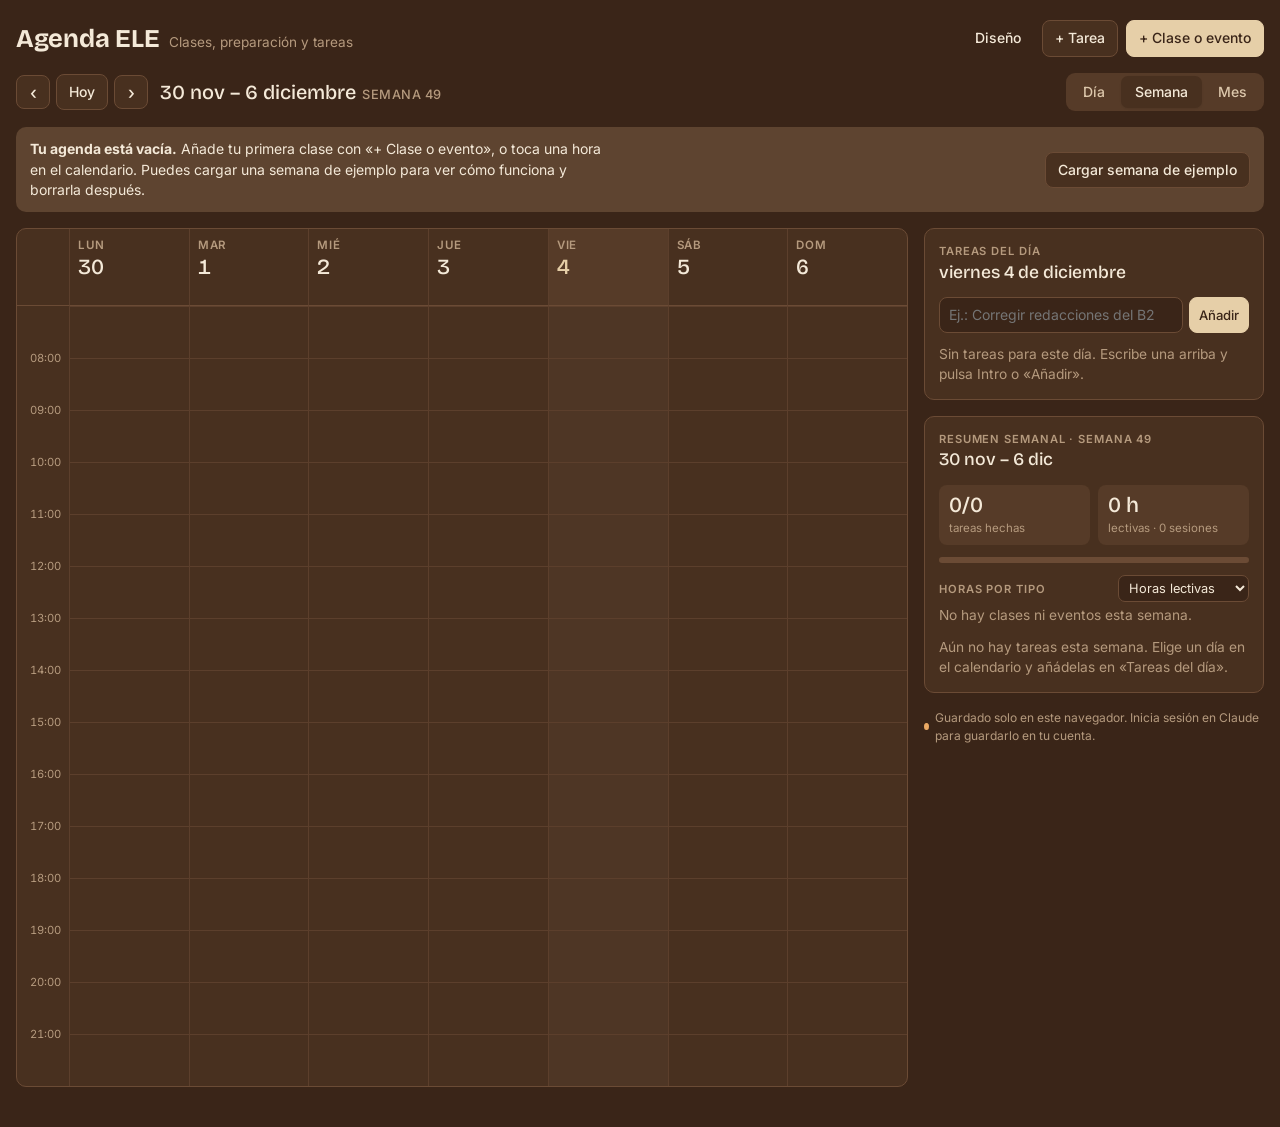
<file: Agenda ELE.html>
<!doctype html><html><head><meta charset=utf8><meta name=viewport content="width=device-width,initial-scale=1,viewport-fit=cover"><style>:root{color-scheme:light;box-sizing:border-box;padding-top:env(safe-area-inset-top,0px);padding-bottom:env(safe-area-inset-bottom,0px)}html{scroll-padding-top:env(safe-area-inset-top,0px)}body{margin:0;padding:0;font:14px -apple-system,BlinkMacSystemFont,sans-serif;background:#fff;color:#000}img{max-width:100%}[hidden]:not([hidden=until-found i]){display:none!important}</style></head><body>
<title>Agenda ELE</title>
<meta name="claude:viewport-fit-sides" content="cover">
<link rel="preconnect" href="https://fonts.googleapis.com">
<link rel="stylesheet" href="https://fonts.googleapis.com/css2?family=Bricolage+Grotesque:opsz,wght@12..96,500;12..96,700&family=Inter:wght@400;500;600&display=swap">
<style>
/* Layout: calendar canvas on the left, a narrow "cuaderno" sidebar (day tasks + weekly summary) on the right; stacks on phones. */
:root{
  --bg:#f4f6fb; --surface:#ffffff; --surface-2:#eef1f8; --line:#dde2ee; --line-2:#e9ecf4;
  --ink:#1b2140; --ink-2:#4d5577; --ink-3:#7f87a6;
  --accent:#2b47c9; --accent-ink:#ffffff; --accent-soft:#e3e8fb;
  --ok:#2f8a5b; --warn:#b8641a; --danger:#c23b48;
  --t-clase:#2b47c9; --t-particular:#0f8a83; --t-prep:#b87910; --t-reunion:#8a3fb0; --t-examen:#c23b48; --t-otro:#5d6585;
  --font-display:"Bricolage Grotesque", "Segoe UI", system-ui, sans-serif;
  --font-body:"Inter", system-ui, -apple-system, "Segoe UI", Roboto, sans-serif;
  --radius:10px; --hour:52px;
}
@media (prefers-color-scheme: dark){:root:not([data-theme="light"]){
  --bg:#11142a; --surface:#181c36; --surface-2:#20253f; --line:#2c3252; --line-2:#252a47;
  --ink:#e8ebfa; --ink-2:#b1b7d6; --ink-3:#7f87a8;
  --accent:#8ea0ff; --accent-ink:#11142a; --accent-soft:#272f5e;
  --ok:#5fc28d; --warn:#e3a05a; --danger:#f07882;
  --t-clase:#8ea0ff; --t-particular:#45c7bd; --t-prep:#e2b04b; --t-reunion:#c58bea; --t-examen:#f07882; --t-otro:#a2a9c8;
  color-scheme:dark}}
:root[data-theme="dark"]{
  --bg:#11142a; --surface:#181c36; --surface-2:#20253f; --line:#2c3252; --line-2:#252a47;
  --ink:#e8ebfa; --ink-2:#b1b7d6; --ink-3:#7f87a8;
  --accent:#8ea0ff; --accent-ink:#11142a; --accent-soft:#272f5e;
  --ok:#5fc28d; --warn:#e3a05a; --danger:#f07882;
  --t-clase:#8ea0ff; --t-particular:#45c7bd; --t-prep:#e2b04b; --t-reunion:#c58bea; --t-examen:#f07882; --t-otro:#a2a9c8;
  color-scheme:dark}

/* Paletas elegidas por la usuaria: se aplican siempre, con independencia del modo claro/oscuro del sistema */
html:root[data-palette="beige"]{
  --bg:#3a2518; --surface:#48301f; --surface-2:#563b28; --line:#6b4b35; --line-2:#5c3f2c;
  --ink:#f4e9d8; --ink-2:#dcc7ab; --ink-3:#b59a7e;
  --accent:#e6cfa8; --accent-ink:#3a2518; --accent-soft:#5e4430;
  --ok:#a3cf84; --warn:#eaa964; --danger:#f19189; color-scheme:dark}
html:root[data-palette="celeste"]{
  --bg:#d6eaf6; --surface:#f5fafd; --surface-2:#e2eff8; --line:#b6d4e7; --line-2:#cbe1ef;
  --ink:#38141f; --ink-2:#673845; --ink-3:#8c6973;
  --accent:#7a1e33; --accent-ink:#ffffff; --accent-soft:#f1dbe1;
  --ok:#2d7752; --warn:#ad631b; --danger:#b5263b; color-scheme:light}
html:root[data-palette="blanco"]{
  --bg:#ffffff; --surface:#ffffff; --surface-2:#f2f2f2; --line:#d6d6d6; --line-2:#e8e8e8;
  --ink:#000000; --ink-2:#333333; --ink-3:#6e6e6e;
  --accent:#111111; --accent-ink:#ffffff; --accent-soft:#ececec;
  --ok:#2e7d4f; --warn:#a85d14; --danger:#c0303b; color-scheme:light}
.palopts{display:flex;flex-direction:column;gap:8px}
.palopt{display:grid;grid-template-columns:auto minmax(0,1fr) auto;gap:12px;align-items:center;text-align:left;border:1px solid var(--line);background:var(--surface);border-radius:10px;padding:10px 12px}
.palopt:hover{background:var(--surface-2)}
.palopt[aria-checked="true"]{border-color:var(--accent);box-shadow:inset 0 0 0 1px var(--accent)}
.palsw{width:40px;height:40px;border-radius:10px;background:linear-gradient(135deg, var(--a) 50%, var(--b) 50%);box-shadow:inset 0 0 0 1px rgb(0 0 0 / .15)}
.paltx{display:flex;flex-direction:column;gap:2px;min-width:0}
.paltx span{font-size:.8rem;color:var(--ink-3)}
.palck{font-weight:700;color:var(--accent);width:16px}
*{box-sizing:border-box}
[hidden]{display:none!important}
body{background:var(--bg);color:var(--ink);font-family:var(--font-body);font-size:14px;line-height:1.45;
  padding-left:max(16px, env(safe-area-inset-left, 0px));padding-right:max(16px, env(safe-area-inset-right, 0px));padding-block:20px 40px}
button,input,select,textarea{font:inherit;color:inherit}
button{cursor:pointer}
:focus-visible{outline:2px solid var(--accent);outline-offset:2px}
.wrap{max-width:1320px;margin:0 auto;display:flex;flex-direction:column;gap:16px}

/* Header */
.top{display:flex;flex-wrap:wrap;align-items:center;gap:12px 20px;justify-content:space-between}
.brand{display:flex;align-items:baseline;gap:10px;flex-wrap:wrap}
.brand h1{font-family:var(--font-display);font-weight:700;font-size:1.6rem;margin:0;letter-spacing:-.01em}
.brand .sub{color:var(--ink-3);font-size:.85rem}
.actions{display:flex;gap:8px;flex-wrap:wrap}
.btn{border:1px solid var(--line);background:var(--surface);border-radius:8px;padding:7px 12px;font-weight:500;display:inline-flex;align-items:center;gap:6px;white-space:nowrap}
.btn:hover{background:var(--surface-2)}
.btn.primary{background:var(--accent);border-color:var(--accent);color:var(--accent-ink)}
.btn.primary:hover{filter:brightness(1.08)}
.btn.ghost{border-color:transparent;background:transparent}
.btn.ghost:hover{background:var(--surface-2)}
.btn.danger{color:var(--danger)}
.btn.sm{padding:4px 9px;font-size:.82rem}

.toolbar{display:flex;flex-wrap:wrap;align-items:center;gap:10px 16px;justify-content:space-between}
.nav{display:flex;align-items:center;gap:6px}
.nav .icon{width:34px;height:34px;justify-content:center;padding:0;font-size:1.1rem}
.period{font-family:var(--font-display);font-size:1.25rem;font-weight:500;margin:0 0 0 6px;text-wrap:balance}
.period small{font-family:var(--font-body);font-size:.8rem;color:var(--ink-3);font-weight:500;margin-left:6px;letter-spacing:.04em;text-transform:uppercase}
.seg{display:inline-flex;background:var(--surface-2);border-radius:9px;padding:3px;gap:2px}
.seg button{border:0;background:transparent;padding:6px 14px;border-radius:7px;font-weight:500;color:var(--ink-2)}
.seg button[aria-pressed="true"]{background:var(--surface);color:var(--ink);box-shadow:0 1px 2px rgb(0 0 0 / .08)}

.layout{display:grid;grid-template-columns:minmax(0,1fr) 340px;gap:16px;align-items:start}
@media (max-width:980px){.layout{grid-template-columns:minmax(0,1fr)}}

.panel{background:var(--surface);border:1px solid var(--line);border-radius:var(--radius)}
.notice{display:flex;flex-wrap:wrap;gap:10px 16px;align-items:center;justify-content:space-between;padding:12px 14px;background:var(--accent-soft);border-radius:var(--radius);color:var(--ink)}
.notice p{margin:0;max-width:65ch}

/* Time grid (day & week) */
.grid-scroll{overflow-x:auto;border-radius:var(--radius)}
.tgrid{display:grid;grid-template-columns:52px repeat(var(--cols), minmax(var(--colmin), 1fr));min-width:calc(52px + var(--cols) * var(--colmin))}
.tg-corner{border-bottom:1px solid var(--line)}
.tg-head{border-bottom:1px solid var(--line);border-left:1px solid var(--line-2);padding:8px 8px 7px;text-align:left;background:transparent;border-top:0;border-right:0;display:flex;flex-direction:column;gap:2px;min-width:0}
.tg-head:hover{background:var(--surface-2)}
.tg-head .dname{font-size:.72rem;text-transform:uppercase;letter-spacing:.07em;color:var(--ink-3);font-weight:600}
.tg-head .dnum{font-family:var(--font-display);font-size:1.35rem;font-weight:500;line-height:1.1;font-variant-numeric:tabular-nums}
.tg-head.today .dnum{color:var(--accent)}
.tg-head.sel{background:var(--surface-2)}
.tg-head .tcount{font-size:.72rem;color:var(--ink-3)}
.tg-head .tcount b{color:var(--ink-2);font-weight:600}
.tg-hours{position:relative}
.tg-hours span{position:absolute;right:8px;transform:translateY(-50%);font-size:.7rem;color:var(--ink-3);font-variant-numeric:tabular-nums}
.tg-col{position:relative;border-left:1px solid var(--line-2);cursor:copy;
  background-image:linear-gradient(to bottom, var(--line-2) 1px, transparent 1px);background-size:100% var(--hour)}
.tg-col.today{background-color:color-mix(in srgb, var(--accent) 4%, transparent)}
.now{position:absolute;left:0;right:0;height:2px;background:var(--danger);z-index:3;pointer-events:none}
.now::before{content:"";position:absolute;left:-4px;top:-3px;width:8px;height:8px;border-radius:50%;background:var(--danger)}
.ev{position:absolute;z-index:2;border:0;text-align:left;border-radius:7px;padding:4px 7px;overflow:hidden;cursor:pointer;
  background:color-mix(in srgb, var(--c) 15%, var(--surface));color:var(--ink);display:flex;flex-direction:column;gap:1px;
  box-shadow:inset 0 0 0 1px color-mix(in srgb, var(--c) 30%, transparent)}
.ev:hover{background:color-mix(in srgb, var(--c) 24%, var(--surface))}
.ev .t{font-weight:600;font-size:.8rem;line-height:1.2;overflow-wrap:anywhere}
.ev .m{font-size:.72rem;color:var(--ink-2);font-variant-numeric:tabular-nums;display:flex;gap:6px;align-items:center;flex-wrap:wrap}
.lvl{display:inline-block;font-size:.66rem;font-weight:700;letter-spacing:.04em;padding:0 5px;border-radius:4px;background:color-mix(in srgb, var(--c, var(--accent)) 22%, transparent);color:var(--ink)}
.exb{font-size:.62rem;text-transform:uppercase;letter-spacing:.06em;color:var(--ink-3);font-weight:600}

/* Month */
.mgrid{display:grid;grid-template-columns:repeat(7, minmax(0,1fr))}
.mhead{padding:8px;font-size:.72rem;text-transform:uppercase;letter-spacing:.07em;color:var(--ink-3);font-weight:600;border-bottom:1px solid var(--line)}
.mcell{min-height:112px;border-right:1px solid var(--line-2);border-bottom:1px solid var(--line-2);padding:6px;display:flex;flex-direction:column;gap:3px;text-align:left;background:transparent;border-top:0;border-left:0;min-width:0;cursor:pointer}
.mcell:nth-child(7n+7){border-right:0}
.mcell:hover{background:var(--surface-2)}
.mcell.out{color:var(--ink-3)}
.mcell.out .mnum{opacity:.55}
.mcell.sel{background:var(--accent-soft)}
.mtop{display:flex;justify-content:space-between;align-items:center;gap:4px}
.mnum{font-weight:600;font-variant-numeric:tabular-nums;width:26px;height:26px;display:grid;place-items:center;border-radius:50%}
.mcell.today .mnum{background:var(--accent);color:var(--accent-ink)}
.mtodo{font-size:.7rem;color:var(--ink-3);font-variant-numeric:tabular-nums}
.mtodo.all{color:var(--ok)}
.mev{font-size:.74rem;line-height:1.25;padding:2px 5px;border-radius:5px;background:color-mix(in srgb, var(--c) 14%, transparent);white-space:nowrap;overflow:hidden;text-overflow:ellipsis;color:var(--ink)}
.mev b{font-weight:600;font-variant-numeric:tabular-nums}
.mmore{font-size:.72rem;color:var(--ink-3)}
.mdots{display:none;gap:3px;flex-wrap:wrap}
.mdots i{width:7px;height:7px;border-radius:50%;background:var(--c)}
@media (max-width:640px){
  .mcell{min-height:64px;padding:4px}
  .mev,.mmore{display:none}
  .mdots{display:flex}
  .mtodo{font-size:.64rem}
}

/* Sidebar */
.side{display:flex;flex-direction:column;gap:16px;min-width:0}
.side .panel{padding:14px;display:flex;flex-direction:column;gap:12px}
.sh{display:flex;justify-content:space-between;align-items:baseline;gap:8px;flex-wrap:wrap}
.sh h2{font-family:var(--font-display);font-weight:500;font-size:1.1rem;margin:0;text-wrap:balance}
.eyebrow{font-size:.7rem;text-transform:uppercase;letter-spacing:.08em;color:var(--ink-3);font-weight:600}
.addtodo{display:grid;grid-template-columns:minmax(0,1fr) auto;gap:6px}
.addtodo input,.addtodo select{border:1px solid var(--line);background:var(--bg);border-radius:8px;padding:7px 9px;min-width:0}
.addtodo .row2{grid-column:1 / -1;display:flex;gap:6px}
.addtodo .row2 select{flex:1}
.tlist{list-style:none;margin:0;padding:0;display:flex;flex-direction:column;gap:2px}
.titem{display:grid;grid-template-columns:auto minmax(0,1fr) auto;gap:8px;align-items:start;padding:6px 4px;border-radius:7px}
.titem:hover{background:var(--surface-2)}
.titem{transition:background-color .2s}
.titem input[type=checkbox]{appearance:none;-webkit-appearance:none;width:20px;height:20px;margin:0;flex:none;border:2px solid var(--ink-3);border-radius:5px;background:var(--surface);cursor:pointer;position:relative;display:grid;place-items:center;transition:background-color .15s,border-color .15s}
.titem input[type=checkbox]:hover{border-color:var(--ok)}
.titem input[type=checkbox]::before{content:"";width:5px;height:10px;border:solid var(--surface);border-width:0 2.5px 2.5px 0;transform:translateY(-1px) rotate(45deg) scale(0);transition:transform .15s}
.titem input[type=checkbox]:checked{background:var(--ok);border-color:var(--ok);animation:pop .22s ease-out}
.titem input[type=checkbox]:checked::before{transform:translateY(-1px) rotate(45deg) scale(1)}
@keyframes pop{50%{transform:scale(1.18)}}
.titem.done{background:color-mix(in srgb, var(--ok) 11%, transparent)}
.titem.done:hover{background:color-mix(in srgb, var(--ok) 17%, transparent)}
.titem.done .cat{color:var(--ok)}
.titem .txt{border:0;background:transparent;text-align:left;padding:0;overflow-wrap:anywhere;display:flex;flex-direction:column;gap:1px}
.titem.done .txt .x{text-decoration:line-through;text-decoration-color:color-mix(in srgb, var(--ok) 70%, transparent);color:var(--ink-3)}
.titem .cat{font-size:.7rem;color:var(--ink-3)}
.titem .ops{display:flex;gap:2px;opacity:.55}
.titem:hover .ops,.titem:focus-within .ops{opacity:1}
.iconbtn{border:0;background:transparent;width:26px;height:26px;border-radius:6px;color:var(--ink-2);display:grid;place-items:center;font-size:.9rem}
.iconbtn:hover{background:var(--line)}
.empty{color:var(--ink-3);font-size:.86rem;margin:0}

.stats{display:grid;grid-template-columns:1fr 1fr;gap:8px}
.stat{background:var(--surface-2);border-radius:8px;padding:9px 10px;display:flex;flex-direction:column;gap:2px}
.stat .v{font-family:var(--font-display);font-size:1.35rem;font-weight:500;font-variant-numeric:tabular-nums;line-height:1.1}
.stat .l{font-size:.72rem;color:var(--ink-3)}
.bar{height:6px;border-radius:4px;background:var(--line);overflow:hidden}
.bar i{display:block;height:100%;background:var(--ok);border-radius:4px;transition:width .3s}
.wk-day{display:flex;flex-direction:column;gap:2px;border-top:1px solid var(--line-2);padding-top:8px}
.wk-day:first-of-type{border-top:0;padding-top:0}
.wk-dh{display:flex;justify-content:space-between;align-items:center;gap:8px}
.wk-dh button{border:0;background:transparent;padding:0;font-weight:600;font-size:.84rem;text-align:left}
.wk-dh button:hover{color:var(--accent)}
.wk-dh .c{font-size:.74rem;color:var(--ink-3);font-variant-numeric:tabular-nums}
.wk-dh.today button{color:var(--accent)}
.overdue{background:color-mix(in srgb, var(--warn) 12%, transparent);border-radius:8px;padding:10px;display:flex;flex-direction:column;gap:6px}
.overdue .sh h3{margin:0;font-size:.88rem;color:var(--warn)}
.status{font-size:.75rem;color:var(--ink-3);display:flex;align-items:center;gap:6px}
.status i{width:7px;height:7px;border-radius:50%;background:var(--ink-3)}
.status.cloud i{background:var(--ok)}
.status.local i{background:var(--warn)}

/* Modal */
.ov{position:fixed;inset:0;background:rgb(10 12 30 / .45);display:grid;place-items:center;z-index:50;
  padding:max(16px, env(safe-area-inset-top, 0px)) max(16px, env(safe-area-inset-right, 0px)) max(16px, env(safe-area-inset-bottom, 0px)) max(16px, env(safe-area-inset-left, 0px))}
.modal{background:var(--surface);border-radius:14px;width:min(520px, 100%);max-height:calc(100vh - 32px);overflow:auto;padding:18px;display:flex;flex-direction:column;gap:12px;box-shadow:0 20px 50px rgb(0 0 0 / .25)}
.modal h2{font-family:var(--font-display);font-weight:500;margin:0;font-size:1.25rem}
.fgrid{display:grid;grid-template-columns:1fr 1fr;gap:10px}
.fgrid .full{grid-column:1 / -1}
.field{display:flex;flex-direction:column;gap:4px;min-width:0}
.field label{font-size:.76rem;color:var(--ink-2);font-weight:500}
.field input,.field select,.field textarea{border:1px solid var(--line);background:var(--bg);border-radius:8px;padding:8px 10px;min-width:0;width:100%}
.field textarea{min-height:70px;resize:vertical}
.check{display:flex;gap:8px;align-items:center;font-size:.86rem}
.check input{accent-color:var(--accent);width:16px;height:16px}
.mfoot{display:flex;justify-content:space-between;gap:8px;flex-wrap:wrap;align-items:center}
.mfoot .r{display:flex;gap:8px;margin-left:auto}
.err{color:var(--danger);font-size:.82rem;margin:0}
.types{display:flex;flex-wrap:wrap;gap:6px}
.types label{display:inline-flex;align-items:center;gap:6px;border:1px solid var(--line);border-radius:999px;padding:4px 10px;font-size:.8rem;cursor:pointer}
.types input{position:absolute;opacity:0;pointer-events:none}
.types label:has(input:checked){background:color-mix(in srgb, var(--c) 18%, transparent);border-color:var(--c)}
.types label:has(input:focus-visible){outline:2px solid var(--accent);outline-offset:2px}
.types i{width:8px;height:8px;border-radius:50%;background:var(--c)}
@media (max-width:460px){.fgrid{grid-template-columns:1fr}}
.legend{display:flex;flex-wrap:wrap;gap:6px 14px;font-size:.76rem;color:var(--ink-2)}
.legend span{display:inline-flex;align-items:center;gap:6px}
.legend i{width:8px;height:8px;border-radius:50%;background:var(--c)}
.legend{align-items:center}
.hbreak{display:flex;flex-direction:column;gap:4px}
.hbreak select{border:1px solid var(--line);background:var(--bg);border-radius:7px;padding:4px 6px;font-size:.8rem;max-width:60%;min-width:0}
.hrow{display:grid;grid-template-columns:minmax(0,1.3fr) minmax(40px,1fr) auto;gap:8px;align-items:center;border:0;background:transparent;padding:5px 6px;border-radius:7px;text-align:left;opacity:.5}
.hrow.on{opacity:1}
.hrow:hover{background:var(--surface-2);opacity:1}
.hrow .hn{display:flex;align-items:center;gap:6px;font-size:.82rem;min-width:0;overflow:hidden;text-overflow:ellipsis;white-space:nowrap}
.hrow .hn i{width:8px;height:8px;border-radius:50%;background:var(--c);flex:none}
.hrow .hb{height:6px;border-radius:3px;background:var(--line-2);overflow:hidden}
.hrow .hb b{display:block;height:100%;background:var(--c);border-radius:3px}
.hrow .hb.two{position:relative}
.hrow .hb.two b{position:absolute;left:0;top:0}
.hrow .hb.two b.plan{background:color-mix(in srgb, var(--c) 30%, transparent)}
.hrow .hh{font-size:.76rem;color:var(--ink-2);font-variant-numeric:tabular-nums;white-space:nowrap}
.ev{cursor:grab;user-select:none;-webkit-user-select:none;-webkit-touch-callout:none}
.ev .rs{position:absolute;left:0;right:0;bottom:0;height:8px;cursor:ns-resize}
.ev .rs::after{content:"";position:absolute;left:50%;bottom:2px;width:18px;height:3px;margin-left:-9px;border-radius:2px;background:color-mix(in srgb, var(--c) 55%, transparent);opacity:0;transition:opacity .15s}
.ev:hover .rs::after,.ev.dragging .rs::after{opacity:1}
.ev.dragging{cursor:grabbing;z-index:6;background:color-mix(in srgb, var(--c) 28%, var(--surface));box-shadow:0 8px 20px rgb(0 0 0 / .22), inset 0 0 0 1.5px var(--c)}
.mev{cursor:grab;user-select:none;-webkit-user-select:none;-webkit-touch-callout:none}
.mev.dragsrc{opacity:.35}
.mghost{position:fixed;z-index:60;pointer-events:none;margin:0;background:color-mix(in srgb, var(--c) 30%, var(--surface));box-shadow:0 8px 20px rgb(0 0 0 / .22)}
.mcell.drop{outline:2px dashed var(--accent);outline-offset:-3px;background:var(--accent-soft)}
body.is-dragging{cursor:grabbing;user-select:none;-webkit-user-select:none}
.tylist{list-style:none;margin:0;padding:0;display:flex;flex-direction:column;gap:6px}
.tyrow{display:grid;grid-template-columns:auto minmax(0,1fr) auto auto;gap:8px;align-items:center}
.tynew .tyrow{grid-template-columns:auto minmax(0,1fr) auto}
.tyrow input[type=color],.tynew input[type=color]{width:36px;height:32px;padding:0;border:1px solid var(--line);border-radius:8px;background:var(--bg);cursor:pointer}
.tyrow .ty-label,#ty_new{border:1px solid var(--line);background:var(--bg);border-radius:8px;padding:7px 9px;min-width:0;width:100%}
.ty-l{font-size:.8rem;color:var(--ink-2)}
.tydel{display:flex;flex-wrap:wrap;gap:6px;align-items:center;font-size:.82rem;background:color-mix(in srgb, var(--danger) 10%, transparent);border-radius:8px;padding:8px}
.tydel select{border:1px solid var(--line);background:var(--bg);border-radius:6px;padding:4px 6px;min-width:0}
.tynew{display:flex;flex-direction:column;gap:8px;border-top:1px solid var(--line-2);padding-top:12px}
.swatches{display:flex;flex-wrap:wrap;gap:6px}
.sw{width:24px;height:24px;border-radius:50%;border:2px solid transparent;background:var(--c);padding:0}
.sw.on{border-color:var(--ink);box-shadow:inset 0 0 0 2px var(--surface)}
@media (prefers-reduced-motion: reduce){*{transition:none!important;animation:none!important}}
</style>

<div class="wrap">
  <header class="top">
    <div class="brand">
      <h1>Agenda ELE</h1>
      <span class="sub">Clases, preparación y tareas</span>
    </div>
    <div class="actions">
      <button class="btn ghost" id="btnDesign" type="button">Diseño</button>
      <button class="btn" id="btnNewTodo" type="button">+ Tarea</button>
      <button class="btn primary" id="btnNewEvent" type="button">+ Clase o evento</button>
    </div>
  </header>

  <div class="toolbar">
    <div class="nav">
      <button class="btn icon" id="prev" type="button" aria-label="Anterior">‹</button>
      <button class="btn" id="today" type="button">Hoy</button>
      <button class="btn icon" id="next" type="button" aria-label="Siguiente">›</button>
      <h2 class="period" id="period"></h2>
    </div>
    <div class="seg" role="group" aria-label="Vista">
      <button type="button" data-view="dia">Día</button>
      <button type="button" data-view="semana">Semana</button>
      <button type="button" data-view="mes">Mes</button>
    </div>
  </div>

  <div id="notice"></div>

  <div class="layout">
    <main class="panel" id="main"></main>
    <aside class="side">
      <section class="panel" id="dayTodos"></section>
      <section class="panel" id="weekSummary"></section>
      <section class="panel" id="monthSummary" hidden></section>
      <div class="legend" id="legend"></div>
      <div class="status" id="status"><i></i><span>Conectando…</span></div>
    </aside>
  </div>
</div>
<div id="modalRoot"></div>

<script>
(() => {
"use strict";
const DEFAULT_TYPES = [
  {id:"clase", label:"Clase en grupo", color:"#3d5bd9", lective:true},
  {id:"particular", label:"Clase particular", color:"#12968e", lective:true},
  {id:"prep", label:"Preparación", color:"#c98a12", lective:false},
  {id:"reunion", label:"Reunión", color:"#9248bd", lective:false},
  {id:"examen", label:"Examen / DELE", color:"#d0485a", lective:false},
  {id:"otro", label:"Otro", color:"#6b7392", lective:false}
];
const PRESETS = ["#3d5bd9","#12968e","#c98a12","#9248bd","#d0485a","#2f8a5b","#e0742c","#c2408f","#2a8fc7","#7a8a1e","#6b7392","#8a5a3c"];
const SETTINGS_ID = "settings-tipos";
const safeColor = c => /^#[0-9a-f]{6}$/i.test(c || "") ? c : "#6b7392";
function getTypes(){ const s = Store.items.get(SETTINGS_ID); return (s && Array.isArray(s.types) && s.types.length) ? s.types : DEFAULT_TYPES; }
function typeOf(id){ return getTypes().find(t => t.id === id); }
const LEVELS = ["", "A1","A2","B1","B2","C1","C2"];
const CATS = {prep:"Preparar clase", corregir:"Corregir", admin:"Administración", alumnos:"Alumnos", personal:"Personal"};
const DN = ["lunes","martes","miércoles","jueves","viernes","sábado","domingo"];
const DN3 = ["lun","mar","mié","jue","vie","sáb","dom"];
const MN = ["enero","febrero","marzo","abril","mayo","junio","julio","agosto","septiembre","octubre","noviembre","diciembre"];
const LSKEY = "agenda-ele-v1";

/* ---------- utils ---------- */
const $ = s => document.querySelector(s);
const esc = v => String(v ?? "").replace(/[&<>"']/g, ch => ({"&":"&amp;","<":"&lt;",">":"&gt;",'"':"&quot;","'":"&#39;"}[ch]));
const pad = n => String(n).padStart(2,"0");
const key = d => d.getFullYear()+"-"+pad(d.getMonth()+1)+"-"+pad(d.getDate());
const parse = k => { const [y,m,d] = k.split("-").map(Number); return new Date(y, m-1, d); };
const addDays = (d,n) => { const x = new Date(d); x.setDate(x.getDate()+n); return x; };
const startOfWeek = d => { const x = new Date(d.getFullYear(), d.getMonth(), d.getDate()); x.setDate(x.getDate() - ((x.getDay()+6)%7)); return x; };
const dow = d => (d.getDay()+6)%7;
const mins = t => { const [h,m] = (t||"0:0").split(":").map(Number); return h*60+m; };
const hhmm = m => pad(Math.floor(m/60))+":"+pad(m%60);
const uid = p => p + Date.now().toString(36) + Math.random().toString(36).slice(2,7);
function isoWeek(d){ const t = new Date(Date.UTC(d.getFullYear(), d.getMonth(), d.getDate())); const n = t.getUTCDay()||7; t.setUTCDate(t.getUTCDate()+4-n); const y0 = new Date(Date.UTC(t.getUTCFullYear(),0,1)); return Math.ceil(((t-y0)/864e5+1)/7); }
const todayKey = () => key(new Date());
const fmtLong = d => DN[dow(d)]+" "+d.getDate()+" de "+MN[d.getMonth()];
const fmtShort = d => DN3[dow(d)]+" "+d.getDate()+" "+MN[d.getMonth()].slice(0,3);
const colorOf = t => { const x = typeOf(t); return x ? safeColor(x.color) : "#6b7392"; };
const hoursFmt = m => { const h = m/60; return (Math.round(h*10)/10).toString().replace(".", ",") + " h"; };

/* ---------- store ---------- */
const Store = {
  items: new Map(), mode: "loading", col: null,
  loadLocal(){ try { const raw = localStorage.getItem(LSKEY); if (raw) { const arr = JSON.parse(raw); this.items = new Map(arr.map(i => [i.id, i])); } } catch(e){} },
  saveLocal(){ try { localStorage.setItem(LSKEY, JSON.stringify([...this.items.values()])); } catch(e){} },
  async init(){
    this.loadLocal();
    let db = null, user = null, id = null;
    try {
      if (window.claude && typeof window.claude.use === "function") {
        [db, user] = await Promise.all([window.claude.use("db"), window.claude.use("user")]);
        if (db && user) id = await user.id();
      }
    } catch(e){ db = null; }
    if (!db || !id) { this.mode = "local"; render(); return; }
    this.col = db.collection("data/users/" + id);
    let settled = false;
    const timer = setTimeout(() => { if (!settled) { this.mode = "local"; this.col = null; render(); } }, 10000);
    this.col.onSnapshot(snap => {
      settled = true; clearTimeout(timer);
      this.mode = "cloud";
      this.items = new Map(snap.docs.map(d => { const v = d.data() || {}; return [d.id, Object.assign({}, v, {id: d.id})]; }));
      this.saveLocal(); render();
    }, err => {
      settled = true; clearTimeout(timer);
      this.mode = "local"; this.col = null; render();
    });
  },
  put(item){
    this.items.set(item.id, item); this.saveLocal(); render();
    if (this.col) { const { id, ...data } = item; this.col.doc(id).set(data).catch(() => flash("No se pudo guardar. Revisa tu conexión.")); }
  },
  del(id){
    this.items.delete(id); this.saveLocal(); render();
    if (this.col) this.col.doc(id).delete().catch(() => flash("No se pudo borrar. Revisa tu conexión."));
  },
  events(){ return [...this.items.values()].filter(i => i.kind === "event"); },
  todos(){ return [...this.items.values()].filter(i => i.kind === "todo"); },
  eventsOn(k){ return this.events().filter(e => e.date === k).sort((a,b) => mins(a.start)-mins(b.start)); },
  todosOn(k){ return this.todos().filter(t => t.date === k).sort((a,b) => (a.done-b.done) || (a.createdAt||0)-(b.createdAt||0)); }
};

/* ---------- state ---------- */
const VIEWS = ["dia","semana","mes"];
const state = {
  view: VIEWS.includes(location.hash.slice(1)) ? location.hash.slice(1) : (window.innerWidth < 640 ? "dia" : "semana"),
  cursor: new Date()
};
try { const v = localStorage.getItem(LSKEY+"-view"); if (!VIEWS.includes(location.hash.slice(1)) && VIEWS.includes(v)) state.view = v; } catch(e){}
let noticeMsg = "";
function flash(msg){ noticeMsg = msg; render(); setTimeout(() => { if (noticeMsg === msg) { noticeMsg = ""; render(); } }, 5000); }

function setView(v){
  state.view = v;
  try { localStorage.setItem(LSKEY+"-view", v); } catch(e){}
  if (location.hash.slice(1) !== v) history.replaceState(null, "", "#"+v);
  render();
}
function shift(dir){
  const c = state.cursor;
  if (state.view === "dia") state.cursor = addDays(c, dir);
  else if (state.view === "semana") state.cursor = addDays(c, 7*dir);
  else state.cursor = new Date(c.getFullYear(), c.getMonth()+dir, Math.min(c.getDate(), 28));
  render();
}
function select(k, toDay){ state.cursor = parse(k); if (toDay) setView("dia"); else render(); }

/* ---------- render ---------- */
const PALETTES = ["beige", "celeste", "blanco"];
function currentPalette(){
  const s = Store.items.get("settings-tema");
  if (s && PALETTES.includes(s.palette)) return s.palette;
  try { const v = localStorage.getItem(LSKEY + "-pal"); if (PALETTES.includes(v)) return v; } catch(e){}
  return "beige";
}
function applyPalette(){
  const p = currentPalette();
  document.documentElement.setAttribute("data-palette", p);
  document.querySelectorAll("[data-pal]").forEach(b => b.setAttribute("aria-pressed", String(b.dataset.pal === p)));
}
function setPalette(p){
  try { localStorage.setItem(LSKEY + "-pal", p); } catch(e){}
  Store.put({ id: "settings-tema", kind: "settings", palette: p });
}
function render(){
  if (drag) { pendingRender = true; return; }
  applyPalette();
  document.querySelectorAll(".seg button").forEach(b => b.setAttribute("aria-pressed", String(b.dataset.view === state.view)));
  renderPeriod(); renderNotice();
  if (state.view === "mes") renderMonth(); else renderGrid(state.view === "dia" ? [state.cursor] : Array.from({length:7}, (_,i) => addDays(startOfWeek(state.cursor), i)));
  renderDayTodos(); renderWeek(); renderStatus(); renderLegend();
  $("#weekSummary").hidden = state.view !== "semana";
  $("#monthSummary").hidden = state.view !== "mes";
  $("#dayTodos").hidden = state.view === "mes";
  if (state.view === "mes") renderMonthHours();
  $("#legend").hidden = true;
  $("#status").hidden = state.view === "dia";
}
function renderLegend(){
  const el = $("#legend");
  el.innerHTML = getTypes().map(t => `<span style="--c:${safeColor(t.color)}"><i></i>${esc(t.label)}</span>`).join("");
}
function renderPeriod(){
  const c = state.cursor; let html;
  if (state.view === "dia") html = esc(fmtLong(c)) + `<small>${c.getFullYear()}</small>`;
  else if (state.view === "semana") {
    const s = startOfWeek(c), e = addDays(s, 6);
    const left = s.getMonth() === e.getMonth() ? s.getDate() : s.getDate()+" "+MN[s.getMonth()].slice(0,3);
    html = `${left} – ${e.getDate()} ${MN[e.getMonth()]}<small>Semana ${isoWeek(s)}</small>`;
  } else html = MN[c.getMonth()][0].toUpperCase()+MN[c.getMonth()].slice(1)+` <small>${c.getFullYear()}</small>`;
  $("#period").innerHTML = html;
}
function renderNotice(){
  const el = $("#notice");
  if (noticeMsg) { el.innerHTML = `<div class="notice" role="status"><p>${esc(noticeMsg)}</p></div>`; return; }
  if (Store.mode !== "loading" && Store.events().length + Store.todos().length === 0) {
    el.innerHTML = `<div class="notice"><p><b>Tu agenda está vacía.</b> Añade tu primera clase con «+ Clase o evento», o toca una hora en el calendario. Puedes cargar una semana de ejemplo para ver cómo funciona y borrarla después.</p><button class="btn" type="button" id="loadEx">Cargar semana de ejemplo</button></div>`;
    $("#loadEx").onclick = loadExamples; return;
  }
  const ex = [...Store.items.values()].some(i => i.example);
  el.innerHTML = ex ? `<div class="notice"><p>Estás viendo datos de <b>ejemplo</b>. Cuando quieras empezar con tu agenda real, bórralos.</p><button class="btn" type="button" id="clearEx">Borrar ejemplos</button></div>` : "";
  if (ex) $("#clearEx").onclick = () => { [...Store.items.values()].filter(i => i.example).forEach(i => Store.del(i.id)); };
}

function layoutDay(evs){
  // greedy columns within overlapping clusters
  const out = []; let cluster = [], end = -1;
  const flush = () => { const cols = []; cluster.forEach(e => { let c = cols.findIndex(last => last <= mins(e.start)); if (c < 0) { c = cols.length; cols.push(0); } cols[c] = Math.max(mins(e.end), mins(e.start)+15); e._col = c; }); cluster.forEach(e => { e._n = cols.length; out.push(e); }); cluster = []; };
  evs.forEach(e => { const s = mins(e.start); if (s >= end && cluster.length) { flush(); end = -1; } cluster.push(Object.assign({}, e)); end = Math.max(end, Math.max(mins(e.end), s+15)); });
  if (cluster.length) flush();
  return out;
}

function renderGrid(days){
  const keys = days.map(key), tk = todayKey(), sel = key(state.cursor);
  const evsByDay = keys.map(k => Store.eventsOn(k));
  let h0 = 7, h1 = 22;
  evsByDay.flat().forEach(e => { h0 = Math.min(h0, Math.floor(mins(e.start)/60)); h1 = Math.max(h1, Math.ceil(mins(e.end)/60)); });
  const H = parseFloat(getComputedStyle(document.documentElement).getPropertyValue("--hour")) || 52;
  const total = (h1-h0)*H;
  const colmin = days.length === 1 ? "200px" : "108px";
  let html = `<div class="grid-scroll"><div class="tgrid" style="--cols:${days.length};--colmin:${colmin}"><div class="tg-corner"></div>`;
  days.forEach((d,i) => {
    const k = keys[i], ts = Store.todosOn(k), done = ts.filter(t => t.done).length;
    html += `<button type="button" class="tg-head${k===tk?" today":""}${k===sel&&days.length>1?" sel":""}" data-sel="${k}">
      <span class="dname">${DN3[dow(d)]}</span><span class="dnum">${d.getDate()}</span>
      <span class="tcount">${ts.length ? `<b>${done}/${ts.length}</b> tareas` : "&nbsp;"}</span></button>`;
  });
  html += `<div class="tg-hours" style="height:${total}px">`;
  for (let h = h0+1; h < h1; h++) html += `<span style="top:${(h-h0)*H}px">${pad(h)}:00</span>`;
  html += `</div>`;
  days.forEach((d,i) => {
    const k = keys[i];
    html += `<div class="tg-col${k===tk?" today":""}" data-date="${k}" style="height:${total}px">`;
    if (k === tk) { const n = new Date(); const m = n.getHours()*60+n.getMinutes(); if (m >= h0*60 && m <= h1*60) html += `<div class="now" style="top:${(m-h0*60)/60*H}px"></div>`; }
    layoutDay(evsByDay[i]).forEach(e => {
      const s = mins(e.start), en = Math.max(mins(e.end), s+20);
      const top = (s-h0*60)/60*H, ht = Math.max((en-s)/60*H - 2, 20);
      const w = 100/e._n;
      html += `<button type="button" class="ev" data-ev="${esc(e.id)}" style="--c:${colorOf(e.type)};top:${top}px;height:${ht}px;left:calc(${e._col*w}% + 2px);width:calc(${w}% - 4px)">
        <span class="t">${esc(e.title)}</span>
        <span class="m"><span class="tm">${esc(e.start)}–${esc(e.end)}</span>${e.level?` <span class="lvl">${esc(e.level)}</span>`:""}${ht > 56 && e.place ? ` · ${esc(e.place)}` : ""}${e.example?` <span class="exb">ejemplo</span>`:""}</span><span class="rs" aria-hidden="true"></span></button>`;
    });
    html += `</div>`;
  });
  html += `</div></div>`;
  const main = $("#main"); main.innerHTML = html;
  main.querySelectorAll("[data-sel]").forEach(b => b.onclick = () => select(b.dataset.sel, days.length > 1 ? false : false));
  main.querySelectorAll("[data-sel]").forEach(b => b.ondblclick = () => select(b.dataset.sel, true));
  main.querySelectorAll(".ev").forEach(b => {
    b.onclick = ev => { ev.stopPropagation(); if (Date.now() - lastDragEnd < 400) return; const e = Store.items.get(b.dataset.ev); if (e) openEvent(e); };
    attachGridDrag(b, h0, h1, H);
  });
  main.querySelectorAll(".tg-col").forEach(col => col.onclick = ev => {
    if (ev.target !== col) return;
    const y = ev.offsetY; let m = h0*60 + Math.floor(y / H * 2) * 30;
    m = Math.min(m, 23*60);
    openEvent(null, { date: col.dataset.date, start: hhmm(m), end: hhmm(Math.min(m+60, 23*60+59)) });
  });
  // scroll to morning on first paint
}

function renderMonth(){
  const c = state.cursor, first = new Date(c.getFullYear(), c.getMonth(), 1), start = startOfWeek(first);
  const tk = todayKey(), sel = key(c);
  let html = `<div class="mgrid">` + DN3.map(d => `<div class="mhead">${d}</div>`).join("");
  for (let i = 0; i < 42; i++) {
    const d = addDays(start, i), k = key(d);
    if (i === 35 && d.getMonth() !== c.getMonth()) break;
    const evs = Store.eventsOn(k), ts = Store.todosOn(k), done = ts.filter(t => t.done).length;
    html += `<button type="button" class="mcell${d.getMonth()!==c.getMonth()?" out":""}${k===tk?" today":""}${k===sel?" sel":""}" data-sel="${k}" aria-label="${esc(fmtLong(d))}">
      <span class="mtop"><span class="mnum">${d.getDate()}</span>${ts.length?`<span class="mtodo${done===ts.length?" all":""}">✓ ${done}/${ts.length}</span>`:""}</span>
      ${evs.slice(0,3).map(e => `<span class="mev" data-ev="${esc(e.id)}" style="--c:${colorOf(e.type)}"><b>${esc(e.start)}</b> ${esc(e.title)}</span>`).join("")}
      ${evs.length > 3 ? `<span class="mmore">+${evs.length-3} más</span>` : ""}
      ${evs.length ? `<span class="mdots">${evs.slice(0,5).map(e => `<i style="--c:${colorOf(e.type)}"></i>`).join("")}</span>` : ""}
    </button>`;
  }
  html += `</div>`;
  const main = $("#main"); main.innerHTML = html;
  main.querySelectorAll("[data-sel]").forEach(b => {
    b.onclick = () => { if (Date.now() - lastDragEnd < 400) return; select(b.dataset.sel, false); };
    b.ondblclick = () => select(b.dataset.sel, true);
  });
  main.querySelectorAll(".mev[data-ev]").forEach(attachMonthDrag);
}

/* ---------- drag & drop ---------- */
let drag = null, pendingRender = false, lastDragEnd = 0;
// Shared pointer gesture: mouse/pen start after 5px of movement; touch needs a 350 ms press so normal scrolling still works.
function gesture(el, pd, handlers){
  const isTouch = pd.pointerType === "touch";
  const sx = pd.clientX, sy = pd.clientY;
  let active = false, timer = null;
  const blockScroll = e => { if (active) e.preventDefault(); };
  const begin = () => {
    active = true; drag = { el }; document.body.classList.add("is-dragging");
    try { el.setPointerCapture(pd.pointerId); } catch(e){}
    if (navigator.vibrate && isTouch) { try { navigator.vibrate(15); } catch(e){} }
    handlers.start(pd);
  };
  const cleanup = () => {
    clearTimeout(timer);
    document.removeEventListener("pointermove", move);
    document.removeEventListener("pointerup", up);
    document.removeEventListener("pointercancel", cancel);
    document.removeEventListener("keydown", esc_);
    document.removeEventListener("touchmove", blockScroll);
    document.body.classList.remove("is-dragging");
  };
  const finish = commit => {
    const was = active; active = false; cleanup();
    if (!was) return;
    lastDragEnd = Date.now(); drag = null;
    handlers.end(commit);
    if (pendingRender) { pendingRender = false; render(); }
  };
  const move = e => {
    if (!active) {
      const dist = Math.hypot(e.clientX - sx, e.clientY - sy);
      if (isTouch) { if (dist > 8) cleanup(); return; }
      if (dist < 5) return;
      begin();
    }
    e.preventDefault();
    handlers.move(e);
  };
  const up = () => finish(true);
  const cancel = () => finish(false);
  const esc_ = e => { if (e.key === "Escape") finish(false); };
  if (isTouch) { timer = setTimeout(begin, 350); document.addEventListener("touchmove", blockScroll, { passive: false }); }
  document.addEventListener("pointermove", move, { passive: false });
  document.addEventListener("pointerup", up);
  document.addEventListener("pointercancel", cancel);
  document.addEventListener("keydown", esc_);
}
function moved(ev, date, start, end){
  const changed = date !== ev.date || start !== ev.start || end !== ev.end;
  if (changed) {
    Store.put(Object.assign({}, ev, { date, start, end }));
    flash(`«${ev.title}» ahora es el ${fmtLong(parse(date))}, ${start}–${end}.`);
  } else render();
}
function attachGridDrag(el, h0, h1, H){
  el.addEventListener("contextmenu", e => e.preventDefault());
  el.addEventListener("pointerdown", pd => {
    if (pd.button !== 0) return;
    const ev = Store.items.get(el.dataset.ev); if (!ev) return;
    const resize = pd.target.classList.contains("rs");
    const cols = [...document.querySelectorAll("#main .tg-col")];
    const s0 = mins(ev.start), dur = Math.max(mins(ev.end) - s0, 15);
    const grab = pd.clientY - el.getBoundingClientRect().top;
    let cur = { date: ev.date, start: s0, end: s0 + dur };
    const label = el.querySelector(".tm");
    gesture(el, pd, {
      start(){ el.classList.add("dragging"); },
      move(e){
        if (resize) {
          const r = el.parentElement.getBoundingClientRect();
          let m = h0*60 + Math.round((e.clientY - r.top) / H * 4) * 15;
          m = Math.max(cur.start + 15, Math.min(m, h1*60, 24*60 - 1));
          cur.end = m;
          el.style.height = ((m - cur.start) / 60 * H - 2) + "px";
        } else {
          const first = cols[0].getBoundingClientRect(), last = cols[cols.length-1].getBoundingClientRect();
          const col = cols.find(c => { const r = c.getBoundingClientRect(); return e.clientX >= r.left && e.clientX < r.right; })
            || (e.clientX < first.left ? cols[0] : cols[cols.length-1]);
          const r = col.getBoundingClientRect();
          let m = h0*60 + Math.round((e.clientY - grab - r.top) / H * 4) * 15;
          m = Math.max(h0*60, Math.min(m, Math.max(h0*60, h1*60 - dur)));
          cur = { date: col.dataset.date, start: m, end: Math.min(m + dur, 24*60 - 1) };
          if (el.parentElement !== col) col.appendChild(el);
          el.style.top = ((m - h0*60) / 60 * H) + "px";
          el.style.left = "2px"; el.style.width = "calc(100% - 4px)";
          void last;
        }
        if (label) label.textContent = hhmm(cur.start) + "–" + hhmm(cur.end);
      },
      end(commit){
        el.classList.remove("dragging");
        if (commit) moved(ev, cur.date, hhmm(cur.start), hhmm(cur.end)); else render();
      }
    });
  });
}
function attachMonthDrag(chip){
  chip.addEventListener("contextmenu", e => e.preventDefault());
  chip.addEventListener("pointerdown", pd => {
    if (pd.button !== 0) return;
    const ev = Store.items.get(chip.dataset.ev); if (!ev) return;
    let ghost = null, target = null;
    const r0 = chip.getBoundingClientRect(), ox = pd.clientX - r0.left, oy = pd.clientY - r0.top;
    gesture(chip, pd, {
      start(){
        ghost = chip.cloneNode(true); ghost.classList.add("mghost");
        ghost.style.width = r0.width + "px";
        document.body.appendChild(ghost);
        chip.classList.add("dragsrc");
      },
      move(e){
        ghost.style.left = (e.clientX - ox) + "px"; ghost.style.top = (e.clientY - oy) + "px";
        const hit = document.elementFromPoint(e.clientX, e.clientY);
        const cell = hit && hit.closest ? hit.closest(".mcell") : null;
        if (cell !== target) { if (target) target.classList.remove("drop"); target = cell; if (target) target.classList.add("drop"); }
      },
      end(commit){
        if (ghost) ghost.remove();
        chip.classList.remove("dragsrc");
        if (target) target.classList.remove("drop");
        if (commit && target && target.dataset.sel) moved(ev, target.dataset.sel, ev.start, ev.end); else render();
      }
    });
  });
}

function todoItem(t, opts = {}){
  return `<li class="titem${t.done?" done":""}">
    <input type="checkbox" data-tg="${esc(t.id)}" ${t.done?"checked":""} aria-label="Hecha: ${esc(t.text)}">
    <button type="button" class="txt" data-te="${esc(t.id)}"><span class="x">${esc(t.text)}</span>${(() => { const p = [t.done ? "Hecha ✓" : "", opts.showDate ? fmtShort(parse(t.date)) : "", t.example ? "ejemplo" : ""].filter(Boolean); return p.length ? `<span class="cat">${esc(p.join(" · "))}</span>` : ""; })()}</button>
    <span class="ops"><button type="button" class="iconbtn" data-td="${esc(t.id)}" title="Eliminar" aria-label="Eliminar tarea">✕</button></span>
  </li>`;
}
function wireTodos(root){
  root.querySelectorAll("[data-tg]").forEach(cb => cb.onchange = () => { const t = Store.items.get(cb.dataset.tg); if (t) Store.put(Object.assign({}, t, {done: cb.checked})); });
  root.querySelectorAll("[data-te]").forEach(b => b.onclick = () => { const t = Store.items.get(b.dataset.te); if (t) openTodo(t); });
  root.querySelectorAll("[data-tm]").forEach(b => b.onclick = () => { const t = Store.items.get(b.dataset.tm); if (t) { Store.put(Object.assign({}, t, {date: key(addDays(parse(t.date), 1))})); } });
  root.querySelectorAll("[data-td]").forEach(b => b.onclick = () => Store.del(b.dataset.td));
}

let lastCat = "prep";
function setHF(v){ hoursFilter = v; try { localStorage.setItem(LSKEY + "-hf", v); } catch(e){} render(); }
function renderMonthHours(){
  const c = state.cursor, y = c.getFullYear(), mo = c.getMonth();
  const first = key(new Date(y, mo, 1)), last = key(new Date(y, mo + 1, 0));
  const tk = todayKey(), now = new Date(), nowM = now.getHours()*60 + now.getMinutes();
  const isGiven = e => e.date < tk || (e.date === tk && mins(e.end) <= nowM);
  const dur = e => Math.max(0, mins(e.end) - mins(e.start));
  const types = getTypes();
  if (hoursFilter !== "lective" && hoursFilter !== "all" && !typeOf(hoursFilter)) hoursFilter = "lective";
  const monthEvs = Store.events().filter(e => e.date >= first && e.date <= last);
  const match = e => hoursFilter === "all" ? true : hoursFilter === "lective" ? !!typeOf(e.type)?.lective : e.type === hoursFilter;
  const chosen = monthEvs.filter(match), given = chosen.filter(isGiven);
  const sum = a => a.reduce((s,e) => s + dur(e), 0);
  const label = hoursFilter === "all" ? "todas las horas" : hoursFilter === "lective" ? "horas lectivas" : typeOf(hoursFilter).label;
  const byType = types.map(t => { const evs = monthEvs.filter(e => e.type === t.id); const g = evs.filter(isGiven); return { t, n: evs.length, ng: g.length, m: sum(evs), mg: sum(g) }; }).filter(x => x.n);
  const maxM = Math.max(1, ...byType.map(x => x.m));
  const monthName = MN[mo][0].toUpperCase() + MN[mo].slice(1);
  const el = $("#monthSummary");
  el.innerHTML = `
    <div class="sh"><div><div class="eyebrow">Resumen del mes</div><h2>${esc(monthName)} ${y}</h2></div></div>
    <div class="stats">
      <div class="stat"><span class="v">${hoursFmt(sum(given))}</span><span class="l">dadas · ${given.length} ${given.length === 1 ? "sesión" : "sesiones"}</span></div>
      <div class="stat"><span class="v">${hoursFmt(sum(chosen))}</span><span class="l">previstas en el mes · ${chosen.length}</span></div>
    </div>
    <div class="hbreak">
      <div class="sh"><span class="eyebrow">Horas por tipo</span>
        <select id="mhfilter" aria-label="Qué horas mostrar">
          <option value="lective"${hoursFilter==="lective"?" selected":""}>Horas lectivas</option>
          <option value="all"${hoursFilter==="all"?" selected":""}>Todas las horas</option>
          ${types.map(t => `<option value="${esc(t.id)}"${hoursFilter===t.id?" selected":""}>${esc(t.label)}</option>`).join("")}
        </select></div>
      <p class="empty" style="font-size:.76rem">Mostrando: ${esc(label)}. Horas dadas / previstas · sesiones.</p>
      ${byType.length ? byType.map(x => {
        const on = hoursFilter === x.t.id || (hoursFilter === "lective" && x.t.lective) || hoursFilter === "all";
        return `<button type="button" class="hrow${on ? " on" : ""}" data-hf="${esc(x.t.id)}" style="--c:${safeColor(x.t.color)}" title="Mostrar solo ${esc(x.t.label)}">
          <span class="hn"><i></i>${esc(x.t.label)}${x.t.lective ? ` <span class="exb">lectiva</span>` : ""}</span>
          <span class="hb two"><b class="plan" style="width:${Math.round(x.m / maxM * 100)}%"></b><b style="width:${Math.round(x.mg / maxM * 100)}%"></b></span>
          <span class="hh">${hoursFmt(x.mg).replace(" h","")}/${hoursFmt(x.m)} · ${x.n}</span></button>`;
      }).join("") : `<p class="empty">No hay clases ni eventos este mes.</p>`}
    </div>`;
  el.querySelector("#mhfilter").onchange = e => setHF(e.target.value);
  el.querySelectorAll("[data-hf]").forEach(b => b.onclick = () => setHF(hoursFilter === b.dataset.hf ? "lective" : b.dataset.hf));
}
let hoursFilter = "lective";
try { hoursFilter = localStorage.getItem(LSKEY + "-hf") || "lective"; } catch(e){}
function renderDayTodos(){
  const k = key(state.cursor), ts = Store.todosOn(k), done = ts.filter(t => t.done).length;
  const el = $("#dayTodos");
  const prevText = el.querySelector("#qtText")?.value || "";
  const hadFocus = document.activeElement && document.activeElement.id === "qtText";
  el.innerHTML = `
    <div class="sh"><div><div class="eyebrow">Tareas del día</div><h2>${esc(fmtLong(state.cursor))}</h2></div>${ts.length?`<span class="eyebrow">${done}/${ts.length} hechas</span>`:""}</div>
    <form class="addtodo" id="qt" autocomplete="off">
      <input id="qtText" placeholder="Ej.: Corregir redacciones del B2" aria-label="Nueva tarea" maxlength="200">
      <button class="btn primary sm" type="submit">Añadir</button>
    </form>
    ${ts.length ? `<ul class="tlist">${ts.map(t => todoItem(t)).join("")}</ul>` : `<p class="empty">Sin tareas para este día. Escribe una arriba y pulsa Intro o «Añadir».</p>`}`;
  const inp = el.querySelector("#qtText"); inp.value = prevText; if (hadFocus) inp.focus();
  el.querySelector("#qt").onsubmit = e => {
    e.preventDefault(); const text = inp.value.trim(); if (!text) { inp.focus(); return; }
    inp.value = "";
    Store.put({ id: uid("t"), kind: "todo", text, date: k, done: false, createdAt: Date.now() });
    el.querySelector("#qtText").focus();
  };
  const gd = el.querySelector("#goDay"); if (gd) gd.onclick = () => setView("dia");
  wireTodos(el);
}

function renderWeek(){
  const s = startOfWeek(state.cursor), days = Array.from({length:7}, (_,i) => addDays(s, i)), keys = days.map(key), tk = todayKey();
  const weekTodos = Store.todos().filter(t => keys.includes(t.date));
  const done = weekTodos.filter(t => t.done).length;
  const types = getTypes();
  const dur = e => Math.max(0, mins(e.end)-mins(e.start));
  const weekEvs = Store.events().filter(e => keys.includes(e.date));
  if (hoursFilter !== "lective" && hoursFilter !== "all" && !typeOf(hoursFilter)) hoursFilter = "lective";
  const chosen = weekEvs.filter(e => hoursFilter === "all" ? true : hoursFilter === "lective" ? typeOf(e.type)?.lective : e.type === hoursFilter);
  const chosenMin = chosen.reduce((a,e) => a + dur(e), 0);
  const chosenLabel = hoursFilter === "all" ? "en total" : hoursFilter === "lective" ? "lectivas" : "de " + typeOf(hoursFilter).label;
  const byType = types.map(t => { const evs = weekEvs.filter(e => e.type === t.id); return { t, n: evs.length, m: evs.reduce((a,e) => a + dur(e), 0) }; }).filter(x => x.n);
  const maxM = Math.max(1, ...byType.map(x => x.m));
  const overdue = Store.todos().filter(t => !t.done && t.date < tk && t.date < keys[0]).sort((a,b) => a.date < b.date ? -1 : 1);
  const pct = weekTodos.length ? Math.round(done/weekTodos.length*100) : 0;
  let html = `<div class="sh"><div><div class="eyebrow">Resumen semanal · Semana ${isoWeek(s)}</div><h2>${s.getDate()} ${MN[s.getMonth()].slice(0,3)} – ${days[6].getDate()} ${MN[days[6].getMonth()].slice(0,3)}</h2></div></div>
    <div class="stats">
      <div class="stat"><span class="v">${done}/${weekTodos.length}</span><span class="l">tareas hechas</span></div>
      <div class="stat"><span class="v">${hoursFmt(chosenMin)}</span><span class="l">${esc(chosenLabel)} · ${chosen.length} ${chosen.length === 1 ? "sesión" : "sesiones"}</span></div>
    </div>
    <div class="bar" role="progressbar" aria-valuenow="${pct}" aria-valuemin="0" aria-valuemax="100" aria-label="Progreso de la semana"><i style="width:${pct}%"></i></div>
    <div class="hbreak">
      <div class="sh"><span class="eyebrow">Horas por tipo</span>
        <select id="hfilter" aria-label="Qué horas mostrar">
          <option value="lective"${hoursFilter==="lective"?" selected":""}>Horas lectivas</option>
          <option value="all"${hoursFilter==="all"?" selected":""}>Todas las horas</option>
          ${types.map(t => `<option value="${esc(t.id)}"${hoursFilter===t.id?" selected":""}>${esc(t.label)}</option>`).join("")}
        </select></div>
      ${byType.length ? byType.map(x => {
        const on = hoursFilter === x.t.id || (hoursFilter === "lective" && x.t.lective) || hoursFilter === "all";
        return `<button type="button" class="hrow${on ? " on" : ""}" data-hf="${esc(x.t.id)}" style="--c:${safeColor(x.t.color)}" title="Mostrar solo ${esc(x.t.label)}">
          <span class="hn"><i></i>${esc(x.t.label)}${x.t.lective ? ` <span class="exb">lectiva</span>` : ""}</span>
          <span class="hb"><b style="width:${Math.round(x.m / maxM * 100)}%"></b></span>
          <span class="hh">${hoursFmt(x.m)} · ${x.n}</span></button>`;
      }).join("") : `<p class="empty">No hay clases ni eventos esta semana.</p>`}
    </div>`;
  if (overdue.length) {
    html += `<div class="overdue"><div class="sh"><h3>Pendientes de semanas anteriores (${overdue.length})</h3><button class="btn sm" type="button" id="moveOver">Pasar a hoy</button></div><ul class="tlist">${overdue.slice(0,6).map(t => todoItem(t, {showDate:true})).join("")}</ul>${overdue.length>6?`<p class="empty">y ${overdue.length-6} más</p>`:""}</div>`;
  }
  days.forEach((d,i) => {
    const k = keys[i], ts = Store.todosOn(k);
    if (!ts.length) return;
    const pend = ts.filter(t => !t.done), dn = ts.length - pend.length;
    const late = k < tk && pend.length;
    html += `<div class="wk-day"><div class="wk-dh${k===tk?" today":""}"><button type="button" data-sel="${k}">${esc(fmtShort(d))}${k===tk?" · hoy":""}</button><span class="c"${late?` style="color:var(--warn)"`:""}>${pend.length ? pend.length + " pendiente" + (pend.length>1?"s":"") : "todo hecho ✓"}${dn&&pend.length?` · ${dn} hecha${dn>1?"s":""}`:""}</span></div>
      ${pend.length ? `<ul class="tlist">${pend.map(t => todoItem(t)).join("")}</ul>` : ""}</div>`;
  });
  if (!weekTodos.length) html += `<p class="empty">Aún no hay tareas esta semana. Elige un día en el calendario y añádelas en «Tareas del día».</p>`;
  const el = $("#weekSummary"); el.innerHTML = html;
  el.querySelector("#hfilter").onchange = e => setHF(e.target.value);
  el.querySelectorAll("[data-hf]").forEach(b => b.onclick = () => setHF(hoursFilter === b.dataset.hf ? "lective" : b.dataset.hf));
  el.querySelectorAll("[data-sel]").forEach(b => b.onclick = () => select(b.dataset.sel, false));
  const mo = el.querySelector("#moveOver"); if (mo) mo.onclick = () => overdue.forEach(t => Store.put(Object.assign({}, t, {date: tk})));
  wireTodos(el);
}

function renderStatus(){
  const el = $("#status");
  el.className = "status " + (Store.mode === "cloud" ? "cloud" : Store.mode === "local" ? "local" : "");
  el.querySelector("span").textContent = Store.mode === "cloud" ? "Guardado en tu cuenta. Solo tú ves estos datos." : Store.mode === "local" ? "Guardado solo en este navegador. Inicia sesión en Claude para guardarlo en tu cuenta." : "Conectando…";
}

/* ---------- modals ---------- */
function closeModal(){ $("#modalRoot").innerHTML = ""; }
function modal(html){
  const root = $("#modalRoot");
  root.innerHTML = `<div class="ov" id="ov"><div class="modal" role="dialog" aria-modal="true">${html}</div></div>`;
  $("#ov").addEventListener("mousedown", e => { if (e.target.id === "ov") closeModal(); });
  const f = root.querySelector("input, select, textarea"); if (f) setTimeout(() => f.focus(), 0);
  return root.querySelector(".modal");
}
function openEvent(e, preset = {}){
  const isNew = !e;
  const types = getTypes();
  const v = Object.assign({}, e || { title:"", type:types[0].id, level:"", date:key(state.cursor), start:"10:00", end:"11:00", place:"", notes:"" }, preset);
  if (!typeOf(v.type)) v.type = types[0].id;
  const m = modal(`
    <h2>${isNew ? "Nueva clase o evento" : "Editar"}</h2>
    <form id="evf" class="fgrid" autocomplete="off">
      <div class="field full"><label for="f_title">Título</label><input id="f_title" value="${esc(v.title)}" placeholder="Ej.: B1 · Grupo de los martes" maxlength="120"></div>
      <div class="field full"><label>Tipo</label><div class="types">${types.map(t => `<label style="--c:${safeColor(t.color)}"><input type="radio" name="f_type" value="${esc(t.id)}"${t.id===v.type?" checked":""}><i></i>${esc(t.label)}</label>`).join("")}<button type="button" class="btn sm ghost" id="f_types">+ Nuevo tipo / editar</button></div></div>
      <div class="field"><label for="f_date">Fecha</label><input id="f_date" type="date" value="${esc(v.date)}"></div>
      <div class="field"><label for="f_level">Nivel (MCER)</label><select id="f_level">${LEVELS.map(l => `<option value="${l}"${l===v.level?" selected":""}>${l||"Sin nivel"}</option>`).join("")}</select></div>
      <div class="field"><label for="f_start">Empieza</label><input id="f_start" type="time" value="${esc(v.start)}" step="300"></div>
      <div class="field"><label for="f_end">Termina</label><input id="f_end" type="time" value="${esc(v.end)}" step="300"></div>
      <div class="field full"><label for="f_place">Aula o enlace</label><input id="f_place" value="${esc(v.place)}" placeholder="Ej.: Aula 3 · Zoom" maxlength="160"></div>
      <div class="field full"><label for="f_notes">Notas</label><textarea id="f_notes" placeholder="Tema, material, deberes…" maxlength="2000">${esc(v.notes)}</textarea></div>
      ${isNew ? `<div class="full check"><input type="checkbox" id="f_rep"><label for="f_rep">Repetir cada semana hasta</label><input id="f_until" type="date" value="${esc(key(addDays(parse(v.date), 7*12)))}" aria-label="Repetir hasta" style="border:1px solid var(--line);background:var(--bg);border-radius:8px;padding:5px 8px"></div>` : (v.seriesId ? `<p class="full empty">Esta clase forma parte de una serie semanal. Los cambios se aplican solo a esta fecha.</p>` : "")}
      <p class="err full" id="f_err" hidden></p>
      <div class="mfoot full">
        ${!isNew ? `<div style="display:flex;gap:6px;flex-wrap:wrap" id="delzone"><button type="button" class="btn danger" id="f_del">Eliminar</button></div>` : ""}
        <div class="r"><button type="button" class="btn" id="f_cancel">Cancelar</button><button type="submit" class="btn primary">Guardar</button></div>
      </div>
    </form>`);
  m.querySelector("#f_cancel").onclick = closeModal;
  m.querySelector("#f_types").onclick = () => {
    const draft = {
      title: m.querySelector("#f_title").value, type: (m.querySelector("input[name=f_type]:checked")||{}).value || v.type,
      level: m.querySelector("#f_level").value, date: m.querySelector("#f_date").value,
      start: m.querySelector("#f_start").value, end: m.querySelector("#f_end").value,
      place: m.querySelector("#f_place").value, notes: m.querySelector("#f_notes").value
    };
    openTypes(() => openEvent(e, draft), () => openEvent(e, draft));
  };
  const startIn = m.querySelector("#f_start"), endIn = m.querySelector("#f_end");
  let dur = mins(v.end) - mins(v.start);
  startIn.onchange = () => { if (dur > 0) endIn.value = hhmm(Math.min(mins(startIn.value)+dur, 23*60+59)); };
  endIn.onchange = () => { dur = mins(endIn.value) - mins(startIn.value); };
  const del = m.querySelector("#f_del");
  if (del) del.onclick = () => {
    const z = m.querySelector("#delzone");
    z.innerHTML = `<button type="button" class="btn danger" id="d1">${v.seriesId ? "Solo esta" : "Sí, eliminar"}</button>${v.seriesId ? `<button type="button" class="btn danger" id="d2">Esta y las siguientes</button>` : ""}<button type="button" class="btn ghost" id="d0">No</button>`;
    z.querySelector("#d1").onclick = () => { Store.del(v.id); closeModal(); };
    z.querySelector("#d0").onclick = () => { closeModal(); openEvent(e); };
    const d2 = z.querySelector("#d2"); if (d2) d2.onclick = () => { Store.events().filter(x => x.seriesId === v.seriesId && x.date >= v.date).forEach(x => Store.del(x.id)); closeModal(); };
  };
  m.querySelector("#evf").onsubmit = ev => {
    ev.preventDefault();
    const err = m.querySelector("#f_err");
    const data = {
      title: m.querySelector("#f_title").value.trim(),
      type: (m.querySelector("input[name=f_type]:checked")||{}).value || "clase",
      level: m.querySelector("#f_level").value,
      date: m.querySelector("#f_date").value,
      start: startIn.value, end: endIn.value,
      place: m.querySelector("#f_place").value.trim(),
      notes: m.querySelector("#f_notes").value.trim()
    };
    const fail = msg => { err.textContent = msg; err.hidden = false; };
    if (!data.title) return fail("Escribe un título, por ejemplo «A2 · Grupo de la tarde».");
    if (!data.date) return fail("Elige una fecha.");
    if (!data.start || !data.end) return fail("Indica la hora de inicio y de fin.");
    if (mins(data.end) <= mins(data.start)) return fail("La hora de fin tiene que ser posterior a la de inicio.");
    if (!isNew) { Store.put(Object.assign({}, e, data)); closeModal(); return; }
    const rep = m.querySelector("#f_rep").checked, until = m.querySelector("#f_until").value;
    if (rep) {
      if (!until || until <= data.date) return fail("Elige una fecha final posterior a la primera clase.");
      const sid = uid("s"); let d = parse(data.date), n = 0;
      while (key(d) <= until && n < 60) { Store.put(Object.assign({ id: uid("e"), kind: "event", seriesId: sid, createdAt: Date.now() }, data, { date: key(d) })); d = addDays(d, 7); n++; }
      flash(`Se han creado ${n} clases semanales.`);
    } else Store.put(Object.assign({ id: uid("e"), kind: "event", createdAt: Date.now() }, data));
    state.cursor = parse(data.date);
    closeModal(); render();
  };
}
function openTypes(onDone, onCancel){
  let list = getTypes().map(t => Object.assign({}, t));
  const remap = {};            // deleted type id -> replacement id
  let pendingDel = null, err = "";
  let newColor = PRESETS.find(c => !list.some(t => t.color.toLowerCase() === c)) || PRESETS[0];
  let newLabel = "";
  const resolve = id => { let n = 0; while (remap[id] && n++ < 50) id = remap[id]; return id; };
  const usage = id => Store.events().filter(e => resolve(e.type) === id).length;
  const sync = m => {
    m.querySelectorAll(".tyrow[data-i]").forEach(r => {
      const t = list[+r.dataset.i]; if (!t) return;
      t.label = r.querySelector(".ty-label").value; t.color = r.querySelector(".ty-color").value; t.lective = r.querySelector(".ty-lect").checked;
    });
    const nl = m.querySelector("#ty_new"); if (nl) newLabel = nl.value;
    const nc = m.querySelector("#ty_newc"); if (nc) newColor = nc.value;
  };
  const draw = () => {
    const m = modal(`
      <h2>Tipos de clase y evento</h2>
      <p class="empty">Cambia el nombre o el color, marca cuáles son horas lectivas (cuentan en el resumen semanal) y elimina los que no uses.</p>
      <ul class="tylist">${list.map((t,i) => `
        <li class="tyrow" data-i="${i}">
          <input type="color" class="ty-color" value="${esc(safeColor(t.color))}" aria-label="Color de ${esc(t.label)}">
          <input class="ty-label" value="${esc(t.label)}" maxlength="40" aria-label="Nombre del tipo">
          <label class="check ty-l"><input type="checkbox" class="ty-lect"${t.lective?" checked":""}>Lectiva</label>
          <button type="button" class="iconbtn" data-del="${i}" aria-label="Eliminar ${esc(t.label)}" title="Eliminar">✕</button>
        </li>
        ${pendingDel === i ? `<li class="tydel">
          <span>${usage(t.id)} ${usage(t.id) === 1 ? "evento usa" : "eventos usan"} «${esc(t.label)}». Pásalos a:</span>
          <select id="ty_target">${list.filter((_,j) => j !== i).map(o => `<option value="${esc(o.id)}">${esc(o.label)}</option>`).join("")}</select>
          <button type="button" class="btn sm danger" id="ty_confirm">Eliminar tipo</button>
          <button type="button" class="btn sm ghost" id="ty_keep">Cancelar</button>
        </li>` : ""}`).join("")}
      </ul>
      <div class="tynew">
        <div class="eyebrow">Nuevo tipo</div>
        <div class="tyrow">
          <input type="color" id="ty_newc" value="${esc(newColor)}" aria-label="Color del nuevo tipo">
          <input id="ty_new" value="${esc(newLabel)}" placeholder="Ej.: Taller de conversación" maxlength="40" aria-label="Nombre del nuevo tipo">
          <button type="button" class="btn sm" id="ty_add">Añadir</button>
        </div>
        <div class="swatches">${PRESETS.map(c => `<button type="button" class="sw${c===newColor.toLowerCase()?" on":""}" data-sw="${c}" style="--c:${c}" aria-label="Usar color ${c}"></button>`).join("")}</div>
      </div>
      ${err ? `<p class="err">${esc(err)}</p>` : ""}
      <div class="mfoot"><div class="r"><button type="button" class="btn" id="ty_cancel">Cancelar</button><button type="button" class="btn primary" id="ty_save">Guardar tipos</button></div></div>`);
    m.querySelectorAll("[data-del]").forEach(b => b.onclick = () => {
      sync(m); err = "";
      const i = +b.dataset.del;
      if (list.length <= 1) { err = "Necesitas al menos un tipo."; draw(); return; }
      if (usage(list[i].id) === 0) { list.splice(i, 1); pendingDel = null; }
      else pendingDel = i;
      draw();
    });
    const conf = m.querySelector("#ty_confirm");
    if (conf) conf.onclick = () => { sync(m); const t = list[pendingDel]; remap[t.id] = m.querySelector("#ty_target").value; list.splice(pendingDel, 1); pendingDel = null; draw(); };
    const keep = m.querySelector("#ty_keep"); if (keep) keep.onclick = () => { sync(m); pendingDel = null; draw(); };
    m.querySelectorAll("[data-sw]").forEach(b => b.onclick = () => { sync(m); newColor = b.dataset.sw; draw(); m.ownerDocument.querySelector("#ty_new")?.focus(); });
    const add = () => {
      sync(m); err = "";
      const label = newLabel.trim();
      if (!label) { err = "Escribe un nombre para el nuevo tipo."; draw(); return; }
      if (list.some(t => t.label.trim().toLowerCase() === label.toLowerCase())) { err = "Ya tienes un tipo con ese nombre."; draw(); return; }
      list.push({ id: uid("ty"), label, color: safeColor(newColor), lective: false });
      newLabel = ""; newColor = PRESETS.find(c => !list.some(t => t.color.toLowerCase() === c)) || PRESETS[0];
      draw();
    };
    m.querySelector("#ty_add").onclick = add;
    m.querySelector("#ty_new").onkeydown = ev => { if (ev.key === "Enter") { ev.preventDefault(); add(); } };
    m.querySelector("#ty_cancel").onclick = () => { closeModal(); if (onCancel) onCancel(); };
    m.querySelector("#ty_save").onclick = () => {
      sync(m); err = "";
      if (list.some(t => !t.label.trim())) { err = "Todos los tipos necesitan un nombre."; draw(); return; }
      const clean = list.map(t => ({ id: t.id, label: t.label.trim(), color: safeColor(t.color), lective: !!t.lective }));
      const valid = new Set(clean.map(t => t.id));
      Store.put({ id: SETTINGS_ID, kind: "settings", types: clean });
      Store.events().forEach(ev => {
        let target = resolve(ev.type);
        if (!valid.has(target)) target = clean[0].id;
        if (target !== ev.type) Store.put(Object.assign({}, ev, { type: target }));
      });
      closeModal(); flash("Tipos guardados."); if (onDone) onDone();
    };
  };
  draw();
}
function openTodo(t){
  const isNew = !t;
  const v = t || { text:"", date:key(state.cursor), cat:lastCat, done:false };
  const m = modal(`
    <h2>${isNew ? "Nueva tarea" : "Editar tarea"}</h2>
    <form id="tdf" class="fgrid" autocomplete="off">
      <div class="field full"><label for="g_text">Tarea</label><input id="g_text" value="${esc(v.text)}" placeholder="Ej.: Preparar fichas del subjuntivo" maxlength="200"></div>
      <div class="field full"><label for="g_date">Día</label><input id="g_date" type="date" value="${esc(v.date)}"></div>
      <p class="err full" id="g_err" hidden></p>
      <div class="mfoot full">${!isNew?`<button type="button" class="btn danger" id="g_del">Eliminar</button>`:""}
        <div class="r"><button type="button" class="btn" id="g_cancel">Cancelar</button><button type="submit" class="btn primary">Guardar</button></div></div>
    </form>`);
  m.querySelector("#g_cancel").onclick = closeModal;
  const del = m.querySelector("#g_del"); if (del) del.onclick = () => { Store.del(t.id); closeModal(); };
  m.querySelector("#tdf").onsubmit = ev => {
    ev.preventDefault();
    const text = m.querySelector("#g_text").value.trim(), date = m.querySelector("#g_date").value;
    const err = m.querySelector("#g_err");
    if (!text) { err.textContent = "Escribe la tarea."; err.hidden = false; return; }
    if (!date) { err.textContent = "Elige un día."; err.hidden = false; return; }
    Store.put(Object.assign({ id: uid("t"), kind: "todo", done: false, createdAt: Date.now() }, t || {}, { text, date }));
    closeModal();
  };
}

/* ---------- examples ---------- */
function loadExamples(){
  const s = startOfWeek(new Date()), k = i => key(addDays(s, i)), now = Date.now();
  const E = (i, start, end, title, type, level, place) => ({ id: uid("e"), kind:"event", date:k(i), start, end, title, type, level, place, notes:"", example:true, createdAt:now });
  const T = (i, text, cat, done) => ({ id: uid("t"), kind:"todo", date:k(i), text, cat, done:!!done, example:true, createdAt:now+i });
  [
    E(0,"09:30","11:00","A2 · Grupo de mañana","clase","A2","Aula 2"),
    E(0,"18:00","19:30","B1 · Conversación","clase","B1","Aula 4"),
    E(1,"10:00","11:00","Clase particular · Hanna","particular","B2","Zoom"),
    E(1,"16:00","17:00","Preparar unidad 5","prep","",""),
    E(2,"09:30","11:00","A2 · Grupo de mañana","clase","A2","Aula 2"),
    E(2,"13:00","14:00","Reunión de departamento","reunion","","Sala de profes"),
    E(3,"18:00","19:30","B1 · Conversación","clase","B1","Aula 4"),
    E(4,"10:00","12:00","Simulacro DELE B2","examen","B2","Aula 1"),
    T(0,"Imprimir fichas de pretérito indefinido","prep",true),
    T(0,"Responder correos de alumnos nuevos","alumnos",true),
    T(1,"Corregir redacciones del B1","corregir"),
    T(1,"Enviar enlace de Zoom a Hanna","alumnos",true),
    T(2,"Preparar juego de vocabulario: la casa","prep"),
    T(3,"Subir audios al aula virtual","admin"),
    T(4,"Corregir simulacro DELE (comprensión lectora)","corregir"),
    T(4,"Registrar asistencia del mes","admin")
  ].forEach(i => Store.put(i));
}

/* ---------- wiring ---------- */
document.querySelectorAll(".seg button").forEach(b => b.onclick = () => setView(b.dataset.view));
$("#prev").onclick = () => shift(-1);
$("#next").onclick = () => shift(1);
$("#today").onclick = () => { state.cursor = new Date(); render(); };
$("#btnNewEvent").onclick = () => openEvent(null);
$("#btnNewTodo").onclick = () => openTodo(null);
const PAL_INFO = {
  beige: { name: "Chocolate y beige", desc: "Fondo chocolate con detalles en beige.", a: "#3a2518", b: "#e6cfa8" },
  celeste: { name: "Celeste y burdeos", desc: "Fondo celeste con detalles en burdeos.", a: "#d6eaf6", b: "#7a1e33" },
  blanco: { name: "Blanco y negro", desc: "Fondo blanco con letras negras.", a: "#ffffff", b: "#000000" }
};
function openDesign(){
  const draw = () => {
    const cur = currentPalette();
    const m = modal(`
      <h2>Diseño</h2>
      <p class="empty">Elige los colores de tu agenda. El cambio se ve al momento.</p>
      <div class="palopts" role="radiogroup" aria-label="Colores">
        ${PALETTES.map(p => `<button type="button" role="radio" aria-checked="${p === cur}" class="palopt" data-pal="${p}">
          <span class="palsw" style="--a:${PAL_INFO[p].a};--b:${PAL_INFO[p].b}"></span>
          <span class="paltx"><b>${PAL_INFO[p].name}</b><span>${PAL_INFO[p].desc}</span></span>
          <span class="palck" aria-hidden="true">${p === cur ? "✓" : ""}</span></button>`).join("")}
      </div>
      <div class="mfoot"><div class="r"><button type="button" class="btn primary" id="d_ok">Listo</button></div></div>`);
    m.querySelectorAll("[data-pal]").forEach(b => b.onclick = () => { const p = b.dataset.pal; setPalette(p); draw(); document.querySelector(`#modalRoot [data-pal="${p}"]`)?.focus(); });
    m.querySelector("#d_ok").onclick = closeModal;
  };
  draw();
}
$("#btnDesign").onclick = openDesign;
window.addEventListener("hashchange", () => { const h = location.hash.slice(1); if (VIEWS.includes(h) && h !== state.view) setView(h); });
document.addEventListener("keydown", e => {
  if (e.key === "Escape" && $("#modalRoot").innerHTML) { closeModal(); return; }
  if ($("#modalRoot").innerHTML || /INPUT|TEXTAREA|SELECT/.test(document.activeElement.tagName)) return;
  if (e.key === "ArrowLeft") shift(-1);
  else if (e.key === "ArrowRight") shift(1);
  else if (e.key === "h" || e.key === "H") { state.cursor = new Date(); render(); }
});
setInterval(() => { if (!drag && !$("#modalRoot").innerHTML && state.view !== "mes") renderGrid(state.view === "dia" ? [state.cursor] : Array.from({length:7}, (_,i) => addDays(startOfWeek(state.cursor), i))); }, 60000);

render();
Store.init();
})();
</script>

</body></html>
</file>
